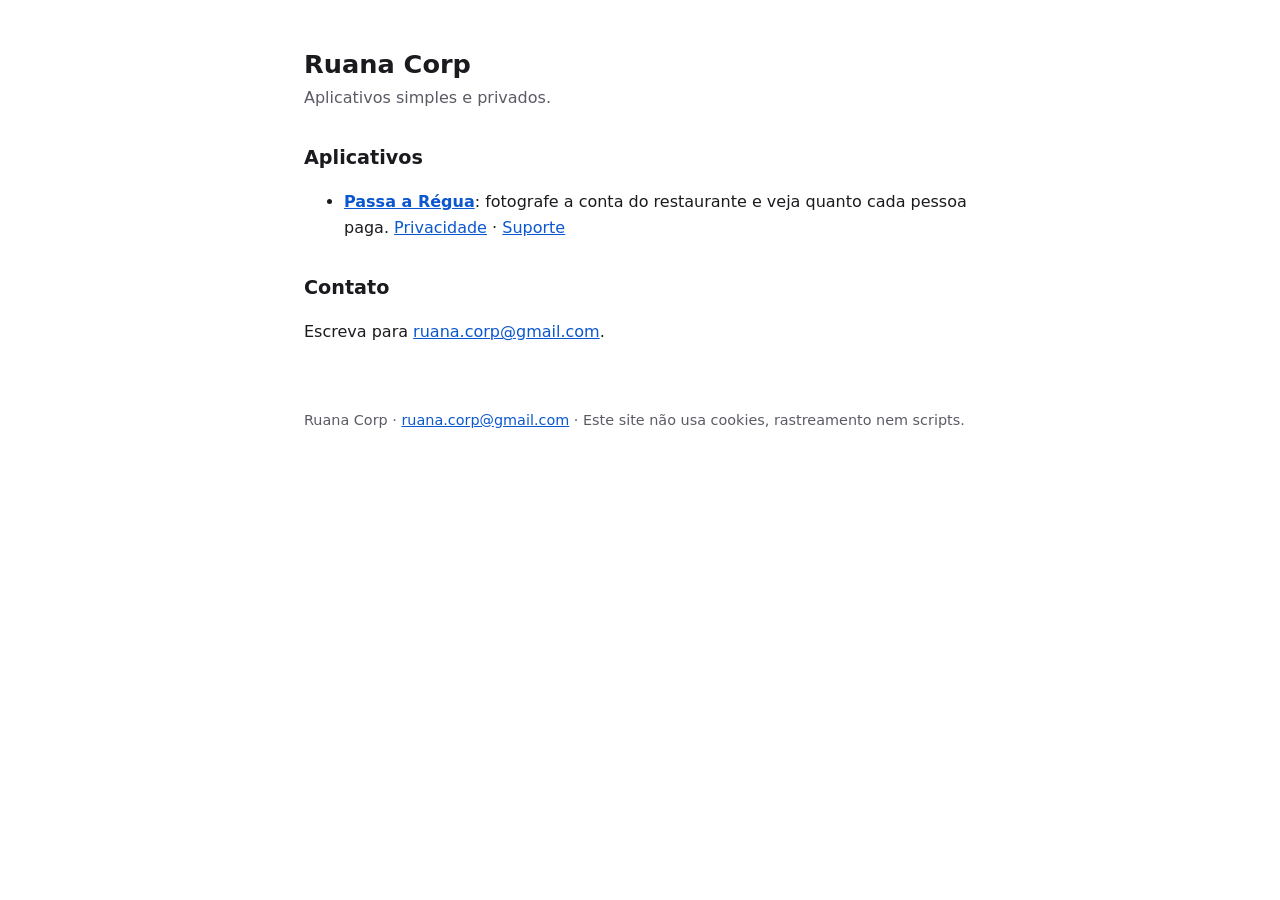
<file: index.html>
<!doctype html>
<html lang="pt-BR">
<head>
<meta charset="utf-8">
<meta name="viewport" content="width=device-width, initial-scale=1">
<meta name="description" content="Ruana Corp: aplicativos simples e privados.">
<title>Ruana Corp</title>
<link rel="stylesheet" href="style.css">
</head>
<body>
<main>
<h1>Ruana Corp</h1>
<p class="meta">Aplicativos simples e privados.</p>
<h2>Aplicativos</h2>
<ul>
  <li><a href="passa-regua/"><strong>Passa a Régua</strong></a>: fotografe a conta do restaurante e veja quanto cada pessoa paga. <a href="passa-regua/privacidade/">Privacidade</a> · <a href="passa-regua/suporte/">Suporte</a></li>
</ul>
<h2>Contato</h2>
<p>Escreva para <a href="mailto:ruana.corp@gmail.com">ruana.corp@gmail.com</a>.</p>
</main>
<footer>Ruana Corp · <a href="mailto:ruana.corp@gmail.com">ruana.corp@gmail.com</a> · Este site não usa cookies, rastreamento nem scripts.</footer>
</body>
</html>
</file>
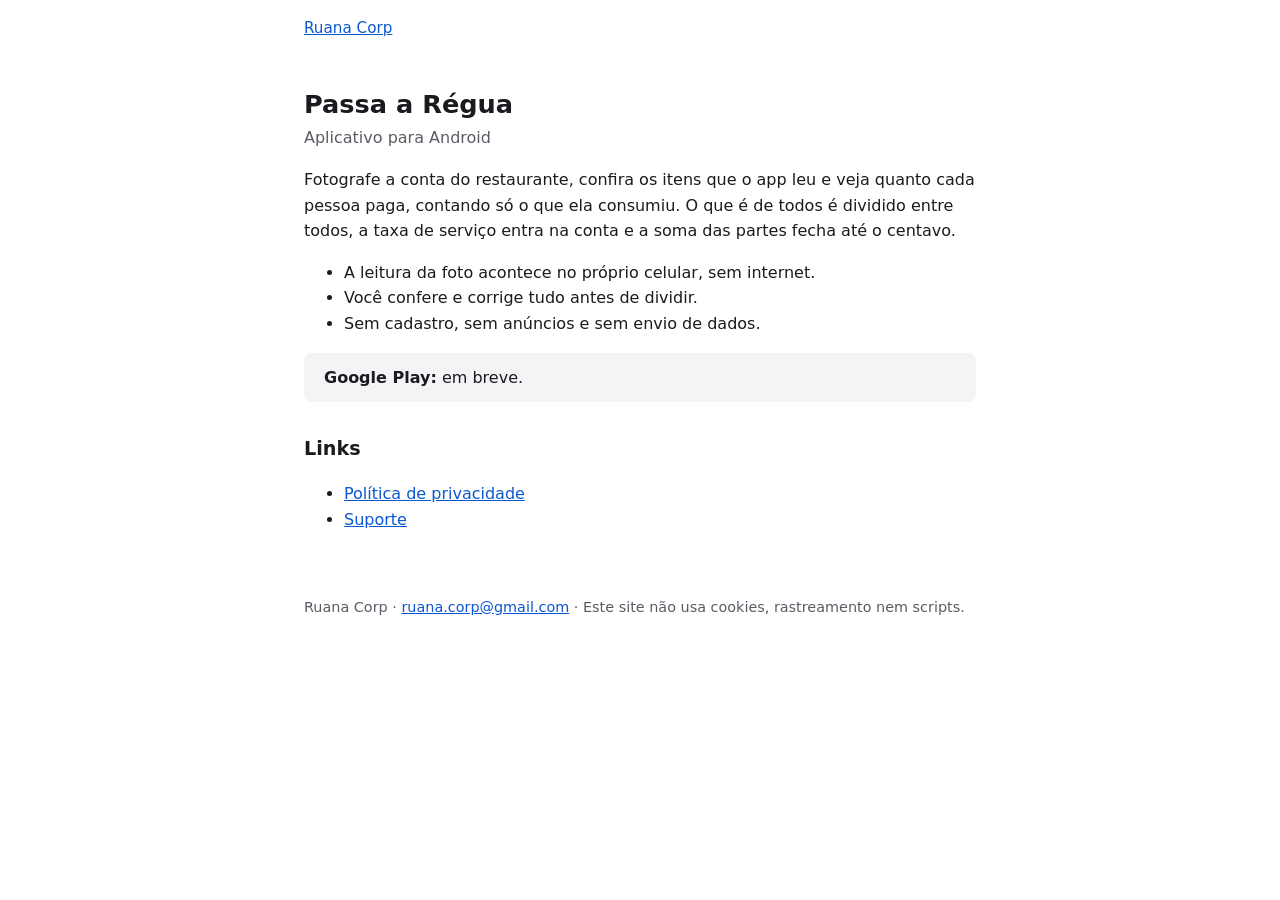
<file: passa-regua/index.html>
<!doctype html>
<html lang="pt-BR">
<head>
<meta charset="utf-8">
<meta name="viewport" content="width=device-width, initial-scale=1">
<meta name="description" content="Passa a Régua: fotografe a conta do restaurante e divida entre as pessoas.">
<title>Passa a Régua · Ruana Corp</title>
<link rel="stylesheet" href="../style.css">
</head>
<body>
<nav class="topo"><a href="../">Ruana Corp</a></nav>
<main>
<h1>Passa a Régua</h1>
<p class="meta">Aplicativo para Android</p>
<p>Fotografe a conta do restaurante, confira os itens que o app leu e veja quanto cada pessoa paga, contando só o que ela consumiu. O que é de todos é dividido entre todos, a taxa de serviço entra na conta e a soma das partes fecha até o centavo.</p>
<ul>
  <li>A leitura da foto acontece no próprio celular, sem internet.</li>
  <li>Você confere e corrige tudo antes de dividir.</li>
  <li>Sem cadastro, sem anúncios e sem envio de dados.</li>
</ul>
<div class="cartao"><strong>Google Play:</strong> em breve.</div>
<h2>Links</h2>
<ul>
  <li><a href="privacidade/">Política de privacidade</a></li>
  <li><a href="suporte/">Suporte</a></li>
</ul>
</main>
<footer>Ruana Corp · <a href="mailto:ruana.corp@gmail.com">ruana.corp@gmail.com</a> · Este site não usa cookies, rastreamento nem scripts.</footer>
</body>
</html>
</file>
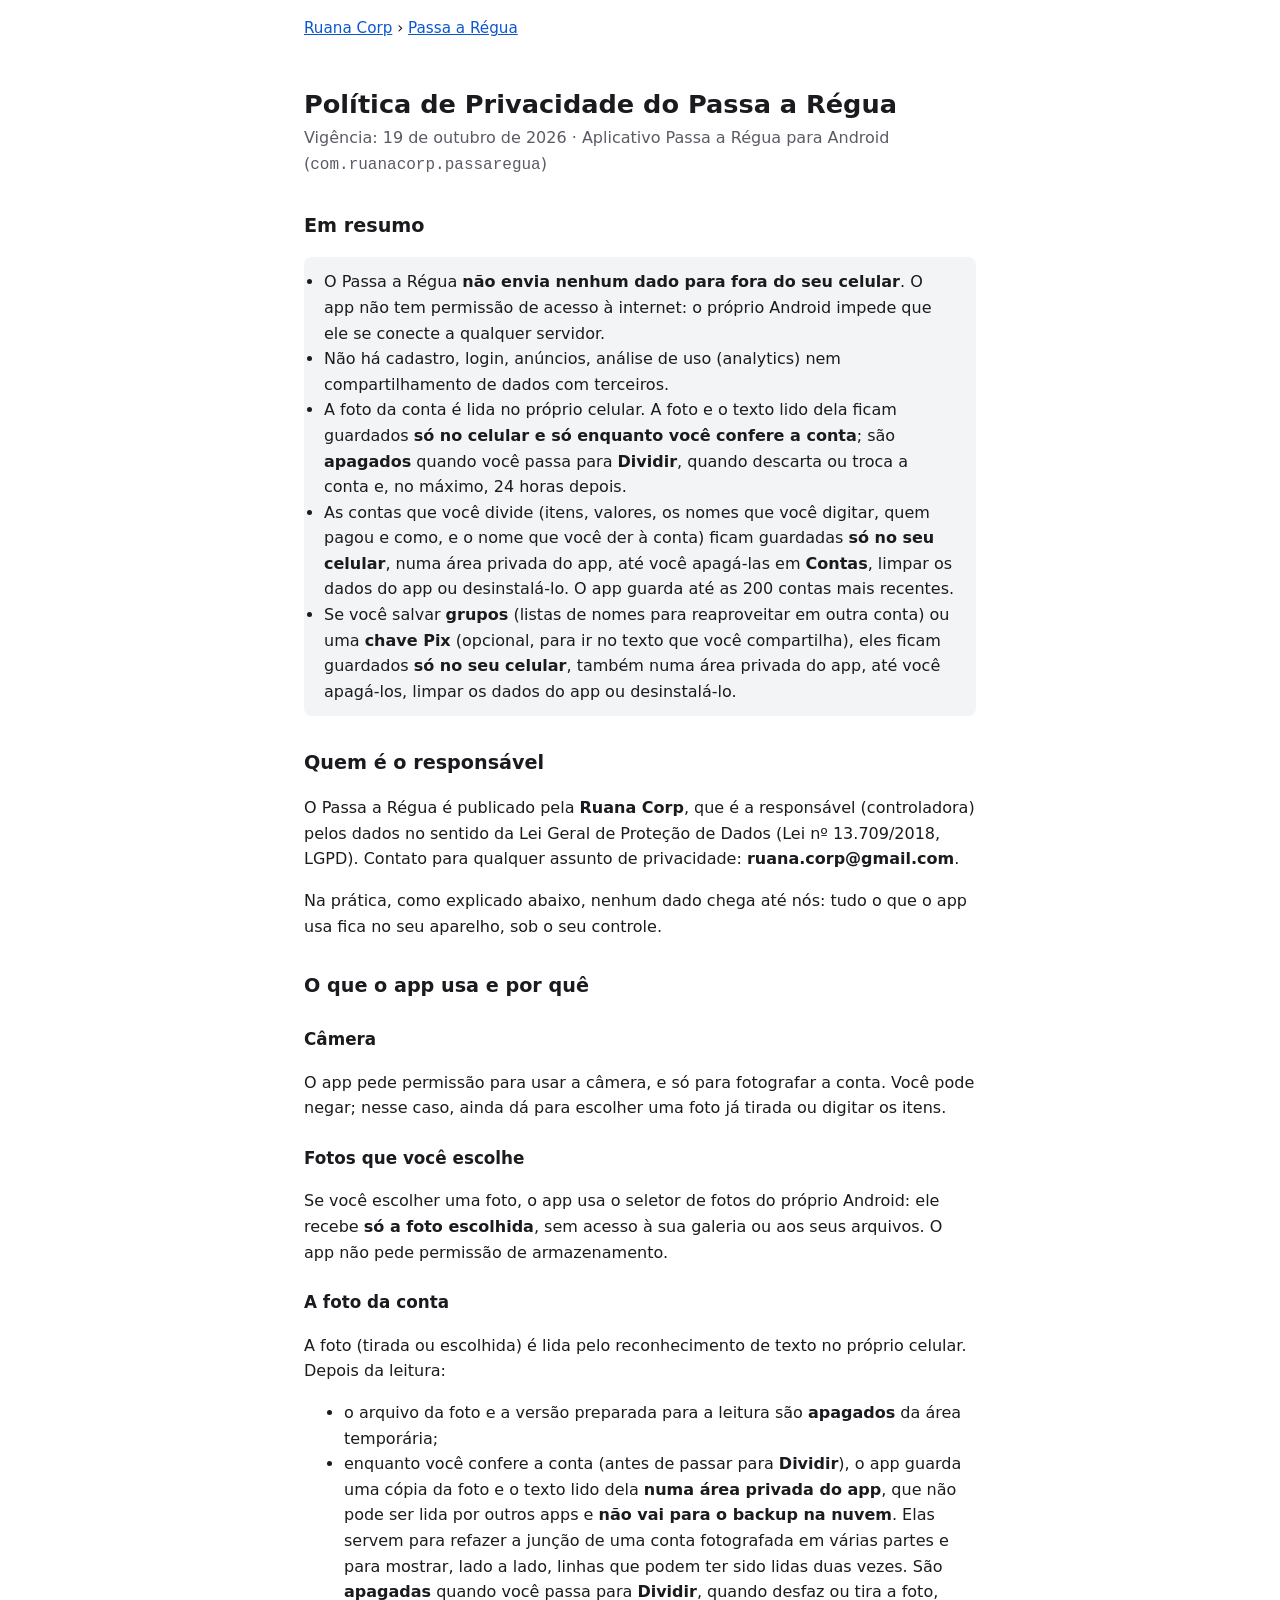
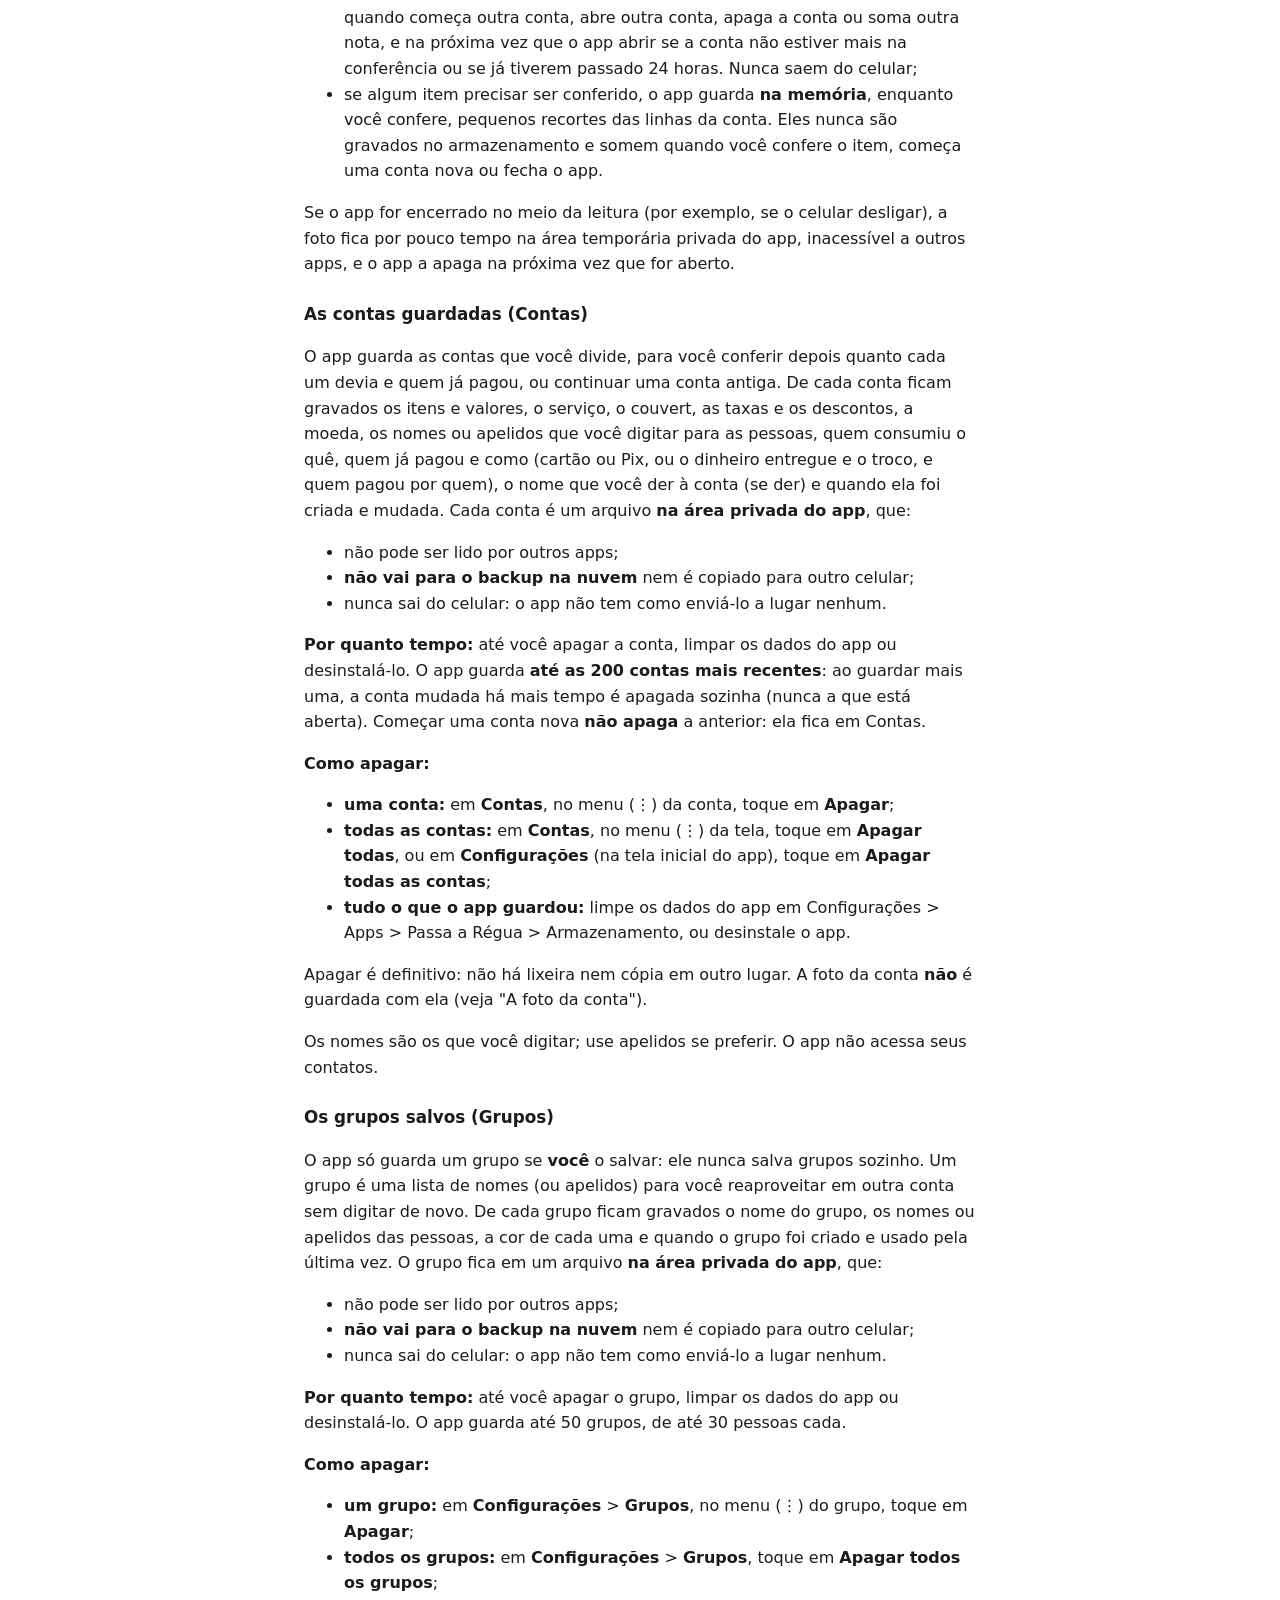
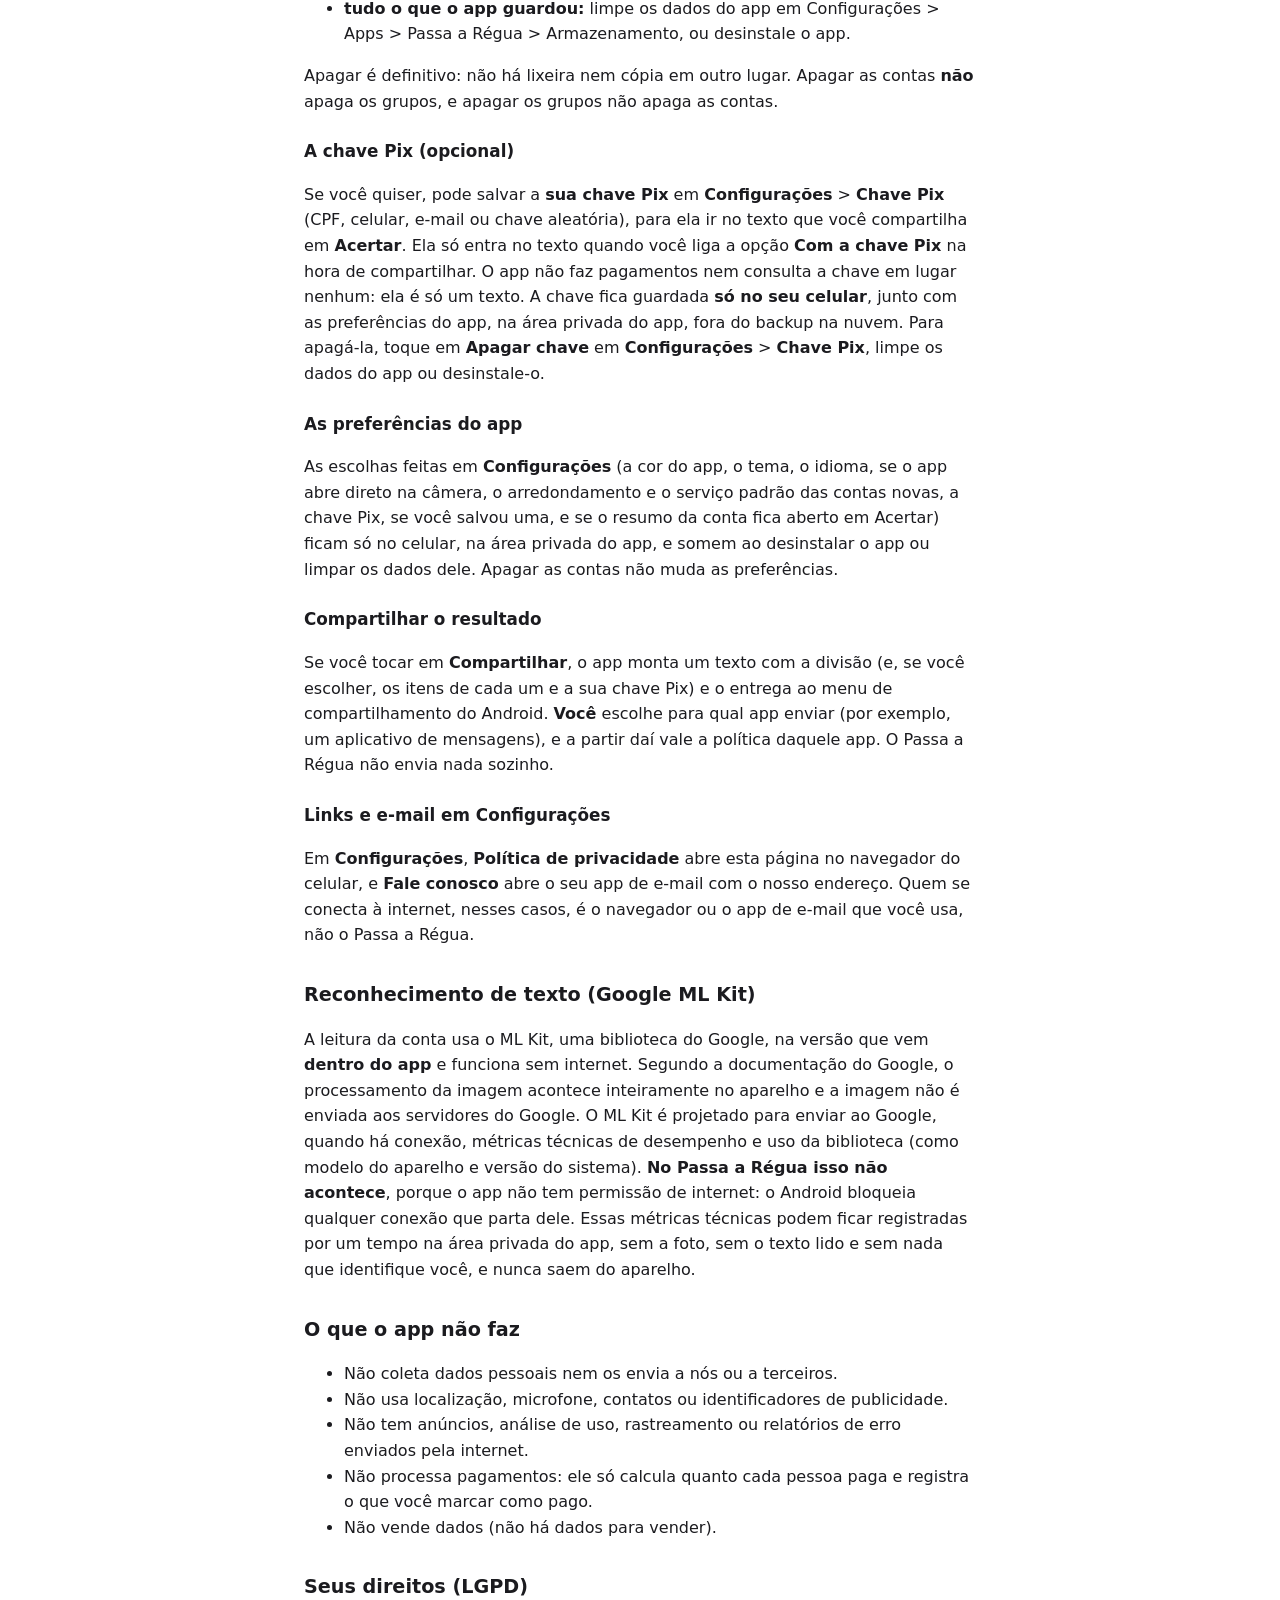
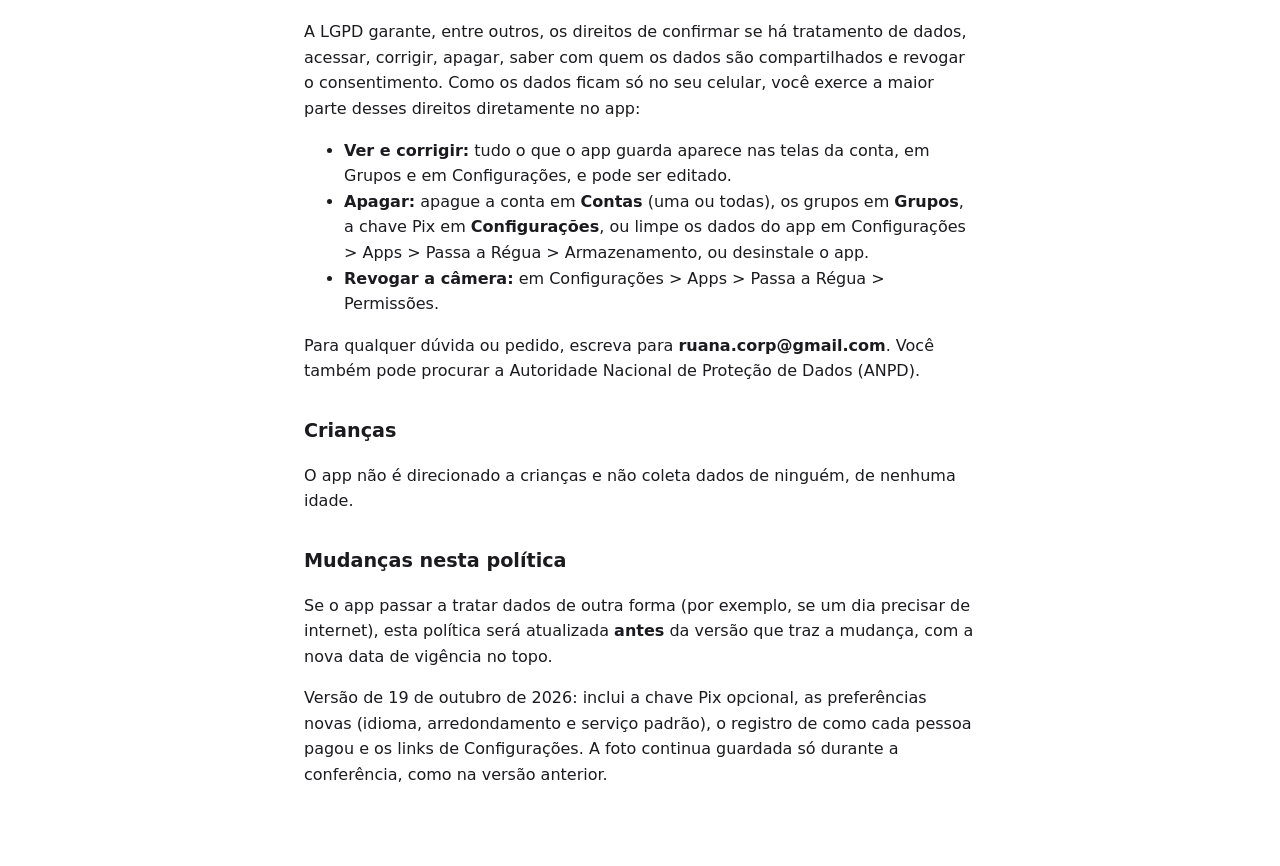
<file: passa-regua/privacidade/index.html>
<!doctype html>
<!-- Versão para hospedar da política de privacidade. O texto é o mesmo de
     politica-de-privacidade.md (sem a tabela interna de conferência): as duas
     mudam juntas.
     Página estática, sem scripts, fontes externas, cookies ou rastreamento. -->
<html lang="pt-BR">
<head>
<meta charset="utf-8">
<meta name="viewport" content="width=device-width, initial-scale=1">
<meta name="robots" content="index, follow">
<title>Política de Privacidade · Passa a Régua</title>
<style>
  :root { color-scheme: light dark; --texto: #1b1b1f; --fundo: #ffffff; --suave: #5b5b66; --destaque: #f3f4f6; }
  @media (prefers-color-scheme: dark) {
    :root { --texto: #e6e6ea; --fundo: #121214; --suave: #a3a3ad; --destaque: #1f1f24; }
  }
  body { margin: 0; background: var(--fundo); color: var(--texto);
         font: 16px/1.6 system-ui, -apple-system, "Segoe UI", Roboto, sans-serif; }
  main { max-width: 42rem; margin: 0 auto; padding: 2rem 1rem 4rem; }
  h1 { font-size: 1.6rem; line-height: 1.25; margin-bottom: .25rem; }
  h2 { font-size: 1.2rem; margin-top: 2rem; }
  h3 { font-size: 1.05rem; margin-top: 1.5rem; }
  .meta { color: var(--suave); margin-top: 0; }
  .resumo { background: var(--destaque); border-radius: .5rem; padding: .75rem 1.25rem; }
  a { color: #0b57d0; }
  @media (prefers-color-scheme: dark) { a { color: #8ab4f8; } }
  nav.topo { max-width: 42rem; margin: 0 auto; padding: 1rem 1rem 0; font-size: .95rem; }
</style>
</head>
<body>
<nav class="topo"><a href="../../">Ruana Corp</a> › <a href="../">Passa a Régua</a></nav>
<main>
<h1>Política de Privacidade do Passa a Régua</h1>
<p class="meta">Vigência: 19 de outubro de 2026 · Aplicativo Passa a Régua para Android
(<code>com.ruanacorp.passaregua</code>)</p>

<h2>Em resumo</h2>
<ul class="resumo">
  <li>O Passa a Régua <strong>não envia nenhum dado para fora do seu celular</strong>. O app não tem permissão de acesso à internet: o próprio Android impede que ele se conecte a qualquer servidor.</li>
  <li>Não há cadastro, login, anúncios, análise de uso (analytics) nem compartilhamento de dados com terceiros.</li>
  <li>A foto da conta é lida no próprio celular. A foto e o texto lido dela ficam guardados <strong>só no celular e só enquanto você confere a conta</strong>; são <strong>apagados</strong> quando você passa para <strong>Dividir</strong>, quando descarta ou troca a conta e, no máximo, 24 horas depois.</li>
  <li>As contas que você divide (itens, valores, os nomes que você digitar, quem pagou e como, e o nome que você der à conta) ficam guardadas <strong>só no seu celular</strong>, numa área privada do app, até você apagá-las em <strong>Contas</strong>, limpar os dados do app ou desinstalá-lo. O app guarda até as 200 contas mais recentes.</li>
  <li>Se você salvar <strong>grupos</strong> (listas de nomes para reaproveitar em outra conta) ou uma <strong>chave Pix</strong> (opcional, para ir no texto que você compartilha), eles ficam guardados <strong>só no seu celular</strong>, também numa área privada do app, até você apagá-los, limpar os dados do app ou desinstalá-lo.</li>
</ul>

<h2>Quem é o responsável</h2>
<p>O Passa a Régua é publicado pela <strong>Ruana Corp</strong>, que é a responsável (controladora) pelos dados no sentido da Lei Geral de Proteção de Dados (Lei nº 13.709/2018, LGPD). Contato para qualquer assunto de privacidade: <strong>ruana.corp@gmail.com</strong>.</p>
<p>Na prática, como explicado abaixo, nenhum dado chega até nós: tudo o que o app usa fica no seu aparelho, sob o seu controle.</p>

<h2>O que o app usa e por quê</h2>
<h3>Câmera</h3>
<p>O app pede permissão para usar a câmera, e só para fotografar a conta. Você pode negar; nesse caso, ainda dá para escolher uma foto já tirada ou digitar os itens.</p>
<h3>Fotos que você escolhe</h3>
<p>Se você escolher uma foto, o app usa o seletor de fotos do próprio Android: ele recebe <strong>só a foto escolhida</strong>, sem acesso à sua galeria ou aos seus arquivos. O app não pede permissão de armazenamento.</p>
<h3>A foto da conta</h3>
<p>A foto (tirada ou escolhida) é lida pelo reconhecimento de texto no próprio celular. Depois da leitura:</p>
<ul>
  <li>o arquivo da foto e a versão preparada para a leitura são <strong>apagados</strong> da área temporária;</li>
  <li>enquanto você confere a conta (antes de passar para <strong>Dividir</strong>), o app guarda uma cópia da foto e o texto lido dela <strong>numa área privada do app</strong>, que não pode ser lida por outros apps e <strong>não vai para o backup na nuvem</strong>. Elas servem para refazer a junção de uma conta fotografada em várias partes e para mostrar, lado a lado, linhas que podem ter sido lidas duas vezes. São <strong>apagadas</strong> quando você passa para <strong>Dividir</strong>, quando desfaz ou tira a foto, quando começa outra conta, abre outra conta, apaga a conta ou soma outra nota, e na próxima vez que o app abrir se a conta não estiver mais na conferência ou se já tiverem passado 24 horas. Nunca saem do celular;</li>
  <li>se algum item precisar ser conferido, o app guarda <strong>na memória</strong>, enquanto você confere, pequenos recortes das linhas da conta. Eles nunca são gravados no armazenamento e somem quando você confere o item, começa uma conta nova ou fecha o app.</li>
</ul>
<p>Se o app for encerrado no meio da leitura (por exemplo, se o celular desligar), a foto fica por pouco tempo na área temporária privada do app, inacessível a outros apps, e o app a apaga na próxima vez que for aberto.</p>
<h3>As contas guardadas (Contas)</h3>
<p>O app guarda as contas que você divide, para você conferir depois quanto cada um devia e quem já pagou, ou continuar uma conta antiga. De cada conta ficam gravados os itens e valores, o serviço, o couvert, as taxas e os descontos, a moeda, os nomes ou apelidos que você digitar para as pessoas, quem consumiu o quê, quem já pagou e como (cartão ou Pix, ou o dinheiro entregue e o troco, e quem pagou por quem), o nome que você der à conta (se der) e quando ela foi criada e mudada. Cada conta é um arquivo <strong>na área privada do app</strong>, que:</p>
<ul>
  <li>não pode ser lido por outros apps;</li>
  <li><strong>não vai para o backup na nuvem</strong> nem é copiado para outro celular;</li>
  <li>nunca sai do celular: o app não tem como enviá-lo a lugar nenhum.</li>
</ul>
<p><strong>Por quanto tempo:</strong> até você apagar a conta, limpar os dados do app ou desinstalá-lo. O app guarda <strong>até as 200 contas mais recentes</strong>: ao guardar mais uma, a conta mudada há mais tempo é apagada sozinha (nunca a que está aberta). Começar uma conta nova <strong>não apaga</strong> a anterior: ela fica em Contas.</p>
<p><strong>Como apagar:</strong></p>
<ul>
  <li><strong>uma conta:</strong> em <strong>Contas</strong>, no menu (⋮) da conta, toque em <strong>Apagar</strong>;</li>
  <li><strong>todas as contas:</strong> em <strong>Contas</strong>, no menu (⋮) da tela, toque em <strong>Apagar todas</strong>, ou em <strong>Configurações</strong> (na tela inicial do app), toque em <strong>Apagar todas as contas</strong>;</li>
  <li><strong>tudo o que o app guardou:</strong> limpe os dados do app em Configurações &gt; Apps &gt; Passa a Régua &gt; Armazenamento, ou desinstale o app.</li>
</ul>
<p>Apagar é definitivo: não há lixeira nem cópia em outro lugar. A foto da conta <strong>não</strong> é guardada com ela (veja "A foto da conta").</p>
<p>Os nomes são os que você digitar; use apelidos se preferir. O app não acessa seus contatos.</p>
<h3>Os grupos salvos (Grupos)</h3>
<p>O app só guarda um grupo se <strong>você</strong> o salvar: ele nunca salva grupos sozinho. Um grupo é uma lista de nomes (ou apelidos) para você reaproveitar em outra conta sem digitar de novo. De cada grupo ficam gravados o nome do grupo, os nomes ou apelidos das pessoas, a cor de cada uma e quando o grupo foi criado e usado pela última vez. O grupo fica em um arquivo <strong>na área privada do app</strong>, que:</p>
<ul>
  <li>não pode ser lido por outros apps;</li>
  <li><strong>não vai para o backup na nuvem</strong> nem é copiado para outro celular;</li>
  <li>nunca sai do celular: o app não tem como enviá-lo a lugar nenhum.</li>
</ul>
<p><strong>Por quanto tempo:</strong> até você apagar o grupo, limpar os dados do app ou desinstalá-lo. O app guarda até 50 grupos, de até 30 pessoas cada.</p>
<p><strong>Como apagar:</strong></p>
<ul>
  <li><strong>um grupo:</strong> em <strong>Configurações</strong> &gt; <strong>Grupos</strong>, no menu (⋮) do grupo, toque em <strong>Apagar</strong>;</li>
  <li><strong>todos os grupos:</strong> em <strong>Configurações</strong> &gt; <strong>Grupos</strong>, toque em <strong>Apagar todos os grupos</strong>;</li>
  <li><strong>tudo o que o app guardou:</strong> limpe os dados do app em Configurações &gt; Apps &gt; Passa a Régua &gt; Armazenamento, ou desinstale o app.</li>
</ul>
<p>Apagar é definitivo: não há lixeira nem cópia em outro lugar. Apagar as contas <strong>não</strong> apaga os grupos, e apagar os grupos não apaga as contas.</p>
<h3>A chave Pix (opcional)</h3>
<p>Se você quiser, pode salvar a <strong>sua chave Pix</strong> em <strong>Configurações</strong> &gt; <strong>Chave Pix</strong> (CPF, celular, e-mail ou chave aleatória), para ela ir no texto que você compartilha em <strong>Acertar</strong>. Ela só entra no texto quando você liga a opção <strong>Com a chave Pix</strong> na hora de compartilhar. O app não faz pagamentos nem consulta a chave em lugar nenhum: ela é só um texto. A chave fica guardada <strong>só no seu celular</strong>, junto com as preferências do app, na área privada do app, fora do backup na nuvem. Para apagá-la, toque em <strong>Apagar chave</strong> em <strong>Configurações</strong> &gt; <strong>Chave Pix</strong>, limpe os dados do app ou desinstale-o.</p>
<h3>As preferências do app</h3>
<p>As escolhas feitas em <strong>Configurações</strong> (a cor do app, o tema, o idioma, se o app abre direto na câmera, o arredondamento e o serviço padrão das contas novas, a chave Pix, se você salvou uma, e se o resumo da conta fica aberto em Acertar) ficam só no celular, na área privada do app, e somem ao desinstalar o app ou limpar os dados dele. Apagar as contas não muda as preferências.</p>
<h3>Compartilhar o resultado</h3>
<p>Se você tocar em <strong>Compartilhar</strong>, o app monta um texto com a divisão (e, se você escolher, os itens de cada um e a sua chave Pix) e o entrega ao menu de compartilhamento do Android. <strong>Você</strong> escolhe para qual app enviar (por exemplo, um aplicativo de mensagens), e a partir daí vale a política daquele app. O Passa a Régua não envia nada sozinho.</p>
<h3>Links e e-mail em Configurações</h3>
<p>Em <strong>Configurações</strong>, <strong>Política de privacidade</strong> abre esta página no navegador do celular, e <strong>Fale conosco</strong> abre o seu app de e-mail com o nosso endereço. Quem se conecta à internet, nesses casos, é o navegador ou o app de e-mail que você usa, não o Passa a Régua.</p>

<h2>Reconhecimento de texto (Google ML Kit)</h2>
<p>A leitura da conta usa o ML Kit, uma biblioteca do Google, na versão que vem <strong>dentro do app</strong> e funciona sem internet. Segundo a documentação do Google, o processamento da imagem acontece inteiramente no aparelho e a imagem não é enviada aos servidores do Google. O ML Kit é projetado para enviar ao Google, quando há conexão, métricas técnicas de desempenho e uso da biblioteca (como modelo do aparelho e versão do sistema). <strong>No Passa a Régua isso não acontece</strong>, porque o app não tem permissão de internet: o Android bloqueia qualquer conexão que parta dele. Essas métricas técnicas podem ficar registradas por um tempo na área privada do app, sem a foto, sem o texto lido e sem nada que identifique você, e nunca saem do aparelho.</p>

<h2>O que o app não faz</h2>
<ul>
  <li>Não coleta dados pessoais nem os envia a nós ou a terceiros.</li>
  <li>Não usa localização, microfone, contatos ou identificadores de publicidade.</li>
  <li>Não tem anúncios, análise de uso, rastreamento ou relatórios de erro enviados pela internet.</li>
  <li>Não processa pagamentos: ele só calcula quanto cada pessoa paga e registra o que você marcar como pago.</li>
  <li>Não vende dados (não há dados para vender).</li>
</ul>

<h2>Seus direitos (LGPD)</h2>
<p>A LGPD garante, entre outros, os direitos de confirmar se há tratamento de dados, acessar, corrigir, apagar, saber com quem os dados são compartilhados e revogar o consentimento. Como os dados ficam só no seu celular, você exerce a maior parte desses direitos diretamente no app:</p>
<ul>
  <li><strong>Ver e corrigir:</strong> tudo o que o app guarda aparece nas telas da conta, em Grupos e em Configurações, e pode ser editado.</li>
  <li><strong>Apagar:</strong> apague a conta em <strong>Contas</strong> (uma ou todas), os grupos em <strong>Grupos</strong>, a chave Pix em <strong>Configurações</strong>, ou limpe os dados do app em Configurações &gt; Apps &gt; Passa a Régua &gt; Armazenamento, ou desinstale o app.</li>
  <li><strong>Revogar a câmera:</strong> em Configurações &gt; Apps &gt; Passa a Régua &gt; Permissões.</li>
</ul>
<p>Para qualquer dúvida ou pedido, escreva para <strong>ruana.corp@gmail.com</strong>. Você também pode procurar a Autoridade Nacional de Proteção de Dados (ANPD).</p>

<h2>Crianças</h2>
<p>O app não é direcionado a crianças e não coleta dados de ninguém, de nenhuma idade.</p>

<h2>Mudanças nesta política</h2>
<p>Se o app passar a tratar dados de outra forma (por exemplo, se um dia precisar de internet), esta política será atualizada <strong>antes</strong> da versão que traz a mudança, com a nova data de vigência no topo.</p>
<p>Versão de 19 de outubro de 2026: inclui a chave Pix opcional, as preferências novas (idioma, arredondamento e serviço padrão), o registro de como cada pessoa pagou e os links de Configurações. A foto continua guardada só durante a conferência, como na versão anterior.</p>
</main>
</body>
</html>
</file>
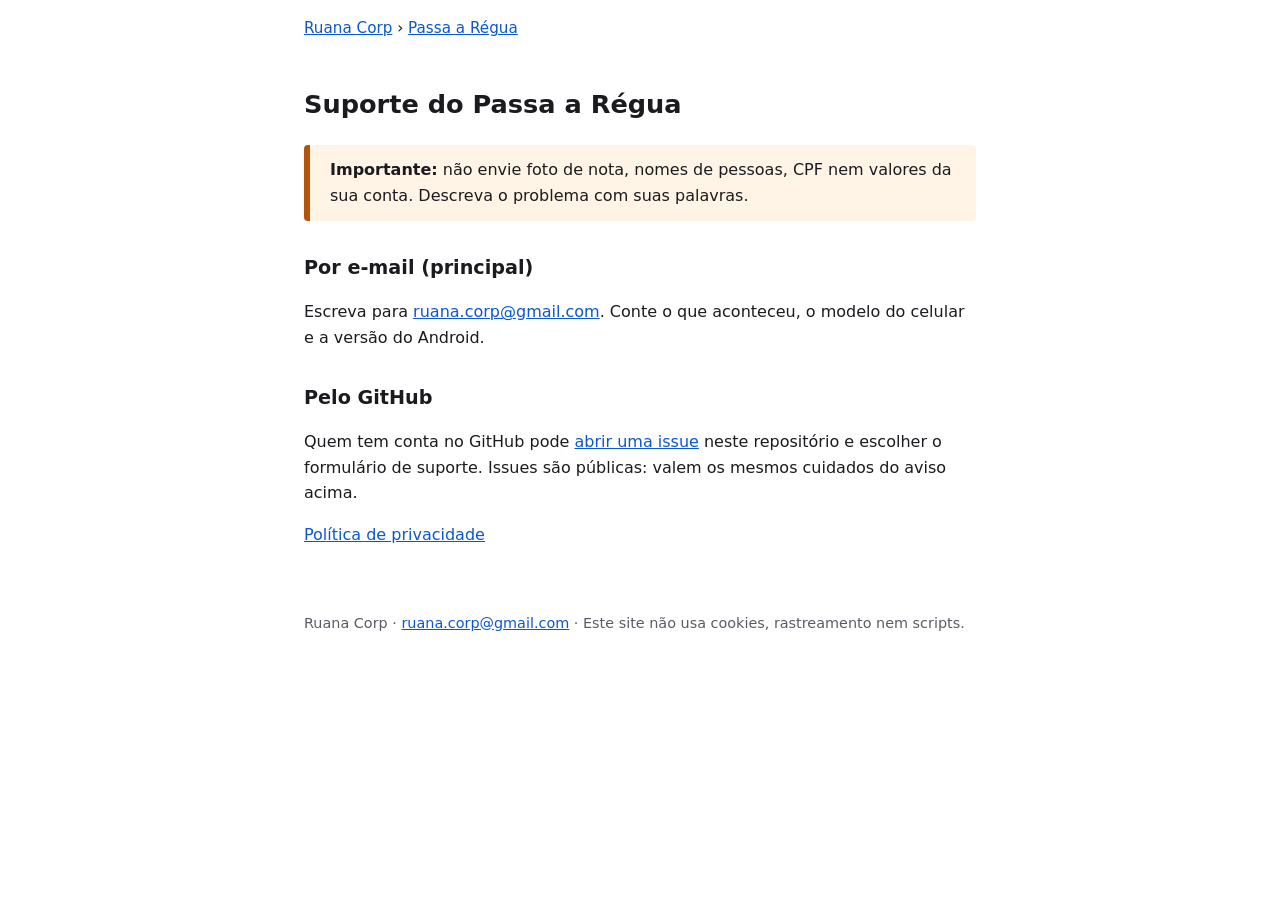
<file: passa-regua/suporte/index.html>
<!doctype html>
<html lang="pt-BR">
<head>
<meta charset="utf-8">
<meta name="viewport" content="width=device-width, initial-scale=1">
<meta name="description" content="Como pedir ajuda com o Passa a Régua.">
<title>Suporte do Passa a Régua · Ruana Corp</title>
<link rel="stylesheet" href="../../style.css">
</head>
<body>
<nav class="topo"><a href="../../">Ruana Corp</a> › <a href="../">Passa a Régua</a></nav>
<main>
<h1>Suporte do Passa a Régua</h1>
<div class="aviso" role="note"><strong>Importante:</strong> não envie foto de nota, nomes de pessoas, CPF nem valores da sua conta. Descreva o problema com suas palavras.</div>
<h2>Por e-mail (principal)</h2>
<p>Escreva para <a href="mailto:ruana.corp@gmail.com?subject=Passa%20a%20R%C3%A9gua">ruana.corp@gmail.com</a>. Conte o que aconteceu, o modelo do celular e a versão do Android.</p>
<h2>Pelo GitHub</h2>
<p>Quem tem conta no GitHub pode <a href="https://github.com/ruanacorp/apps/issues/new/choose">abrir uma issue</a> neste repositório e escolher o formulário de suporte. Issues são públicas: valem os mesmos cuidados do aviso acima.</p>
<p><a href="../privacidade/">Política de privacidade</a></p>
</main>
<footer>Ruana Corp · <a href="mailto:ruana.corp@gmail.com">ruana.corp@gmail.com</a> · Este site não usa cookies, rastreamento nem scripts.</footer>
</body>
</html>
</file>
<file: style.css>
:root { color-scheme: light dark; --texto:#1b1b1f; --fundo:#fff; --suave:#5b5b66; --destaque:#f3f4f6; --link:#0b57d0; --aviso:#fff4e5; --borda:#b45309; }
@media (prefers-color-scheme: dark) {
  :root { --texto:#e6e6ea; --fundo:#121214; --suave:#a3a3ad; --destaque:#1f1f24; --link:#8ab4f8; --aviso:#2b2112; --borda:#f0b45a; }
}
body { margin:0; background:var(--fundo); color:var(--texto); font:16px/1.6 system-ui,-apple-system,"Segoe UI",Roboto,sans-serif; }
main { max-width:42rem; margin:0 auto; padding:2rem 1rem 3rem; }
nav.topo { max-width:42rem; margin:0 auto; padding:1rem 1rem 0; font-size:.95rem; }
h1 { font-size:1.6rem; line-height:1.25; margin-bottom:.25rem; }
h2 { font-size:1.2rem; margin-top:2rem; }
.meta { color:var(--suave); margin-top:0; }
a { color:var(--link); }
a:focus-visible { outline:3px solid var(--link); outline-offset:2px; }
.cartao { background:var(--destaque); border-radius:.5rem; padding:.75rem 1.25rem; margin:1rem 0; }
.aviso { background:var(--aviso); border-left:.4rem solid var(--borda); border-radius:.25rem; padding:.75rem 1.25rem; margin:1.5rem 0; }
footer { max-width:42rem; margin:0 auto; padding:0 1rem 2rem; color:var(--suave); font-size:.9rem; }
</file>
